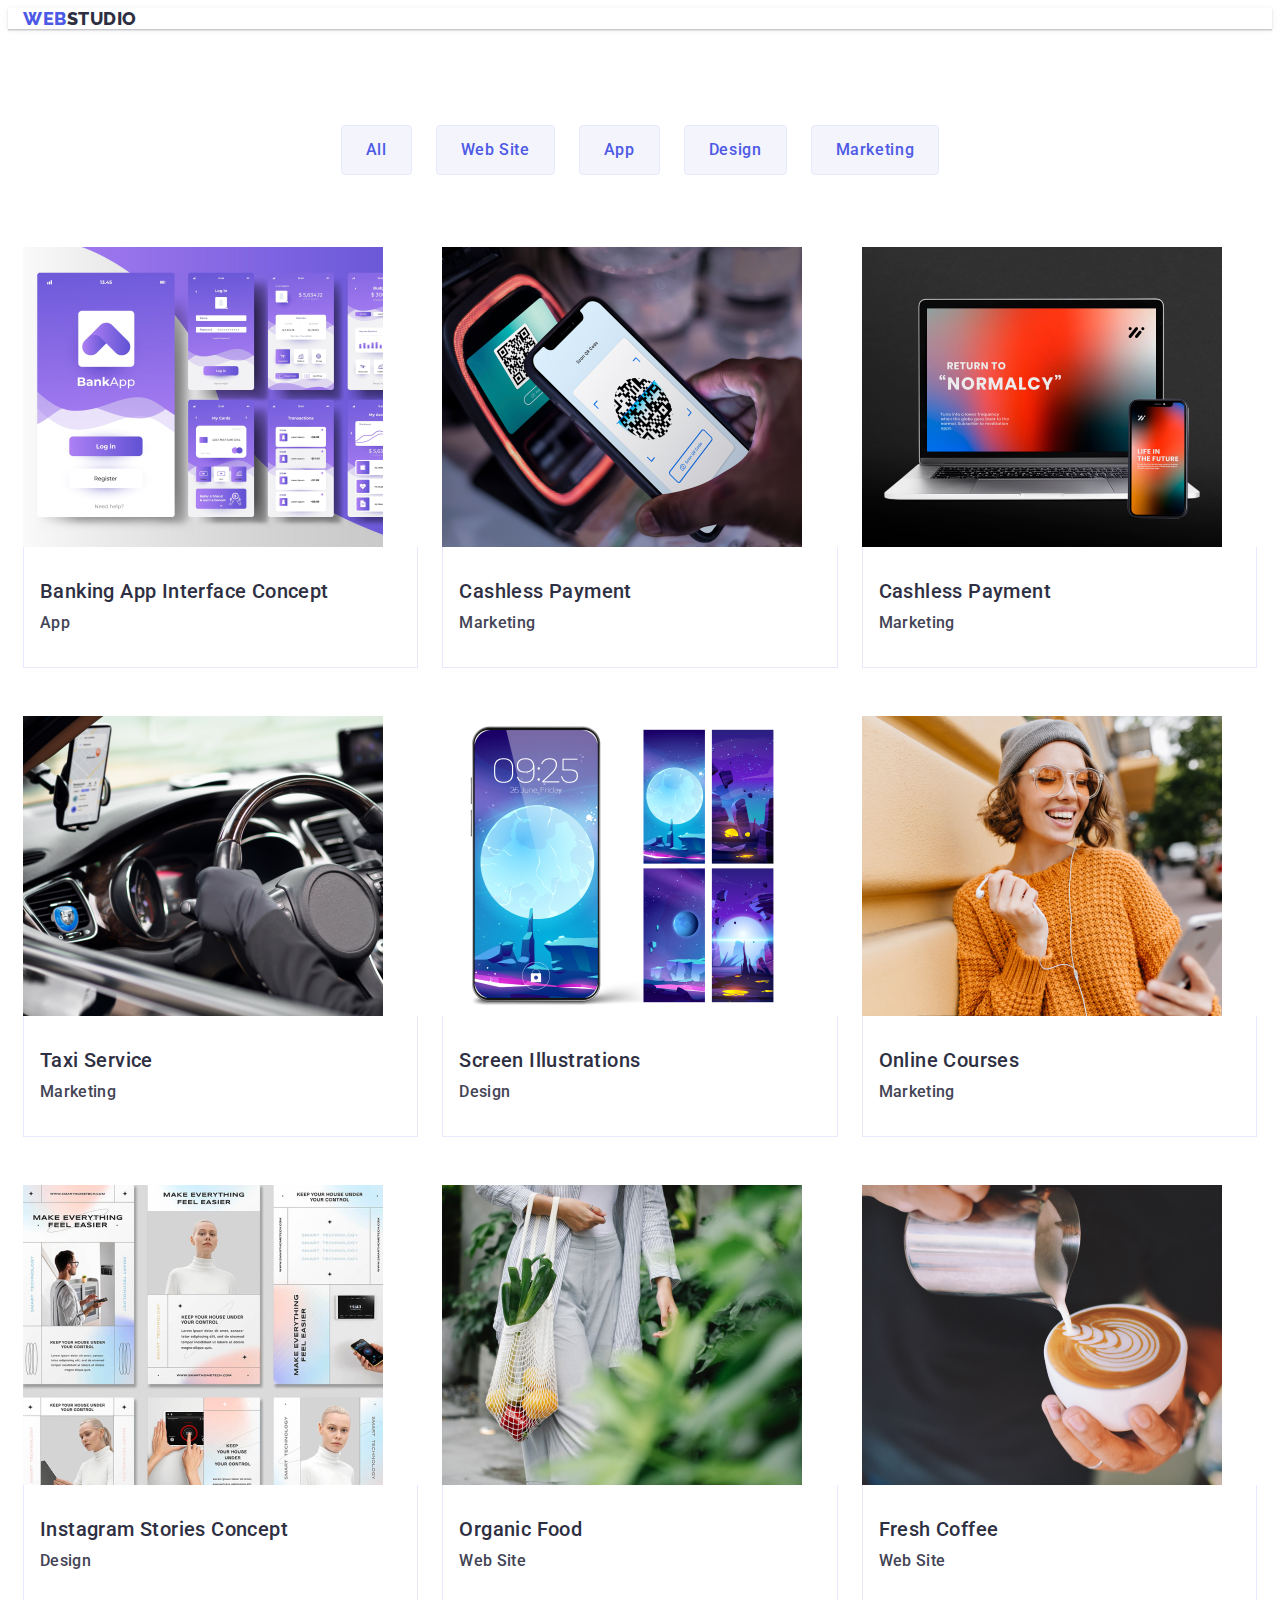
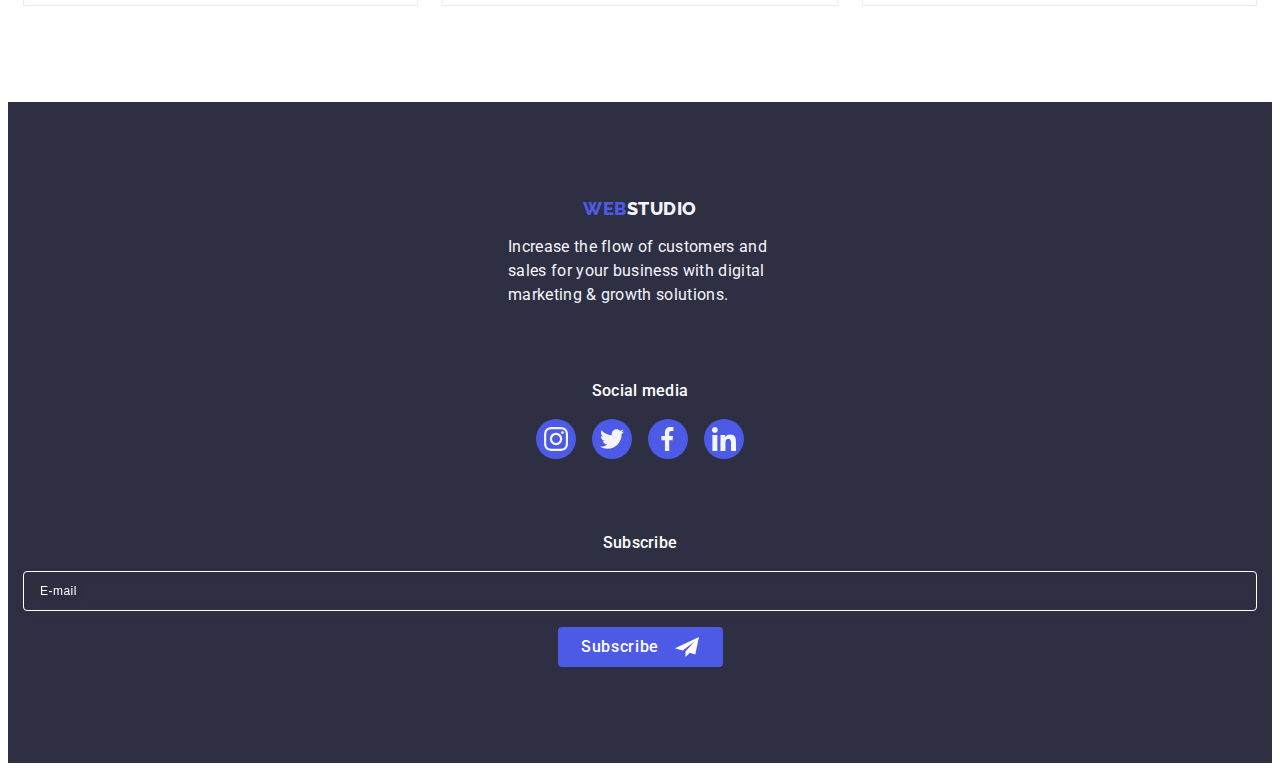
<file: portfolio.html>
<!DOCTYPE html>
<html lang="en">

<head>
    <meta charset="UTF-8">
    <meta http-equiv="X-UA-Compatible" content="IE=edge">
    <meta name="viewport" content="width=device-width, initial-scale=1.0">
    <title>Document</title>
    <link rel="preconnect" href="https://fonts.googleapis.com">
    <link rel="preconnect" href="https://fonts.gstatic.com" crossorigin>
    <link href="https://fonts.googleapis.com/css2?family=Raleway:wght@800&family=Roboto:wght@400;500;700;900&display=swap"
        rel="stylesheet">
    <link rel="stylesheet" href="https://cdnjs.cloudflare.com/ajax/libs/modern-normalize/1.1.0/modern-normalize.min.css"
        integrity="sha512-wpPYUAdjBVSE4KJnH1VR1HeZfpl1ub8YT/NKx4PuQ5NmX2tKuGu6U/JRp5y+Y8XG2tV+wKQpNHVUX03MfMFn9Q=="
        crossorigin="anonymous" referrerpolicy="no-referrer" />
    <link rel="stylesheet" href="./css/styles.css">
</head>

<body>
    <!-- Шапка сайта -->
    <header class="header">
        <div class="container header-container">
            <nav class="header-navigation">
                <!-- Логотип -->
                <a href="./index.html" class="header-logo link">
                    Web<span class="header-logo-accent">Studio</span>
                </a>
            
                <ul class="navigation-list list">
                    <li class="navigation-item">
                        <a href="./index.html" class="navigation-link link">Studio</a>
                    </li>
                    <li class="navigation-item">
                        <a href="./portfolio.html" class="navigation-link link current">Portfolio</a>
                    </li>
                    <li class="navigation-item">
                        <a href="" class="navigation-link link">Contacts</a>
                    </li>
                </ul>
            </nav>
            <!--  Контактная информация  -->
            <address class="address">
                <ul class="address-list list">
                    <li><a href="mailto:info@devstudio.com" class="address-link link">info@devstudio.com</a></li>
                    <li><a href="tel:+110001111111" class="address-link link">+11 (000) 111-11-11</a></li>
                </ul>
            </address>
        </div>

    </header>

    <main> 
            <!-- Кнопки Портфолио -->
        <section class="portfolio section">
            <div class="container portfolio-container">
                <h1 class="portfolio-title visually-hidden">Portfolio</h1>
                    <ul class="portfolio-btn-list list">
                        <li><button type="button" class="portfolio-btn-link">All</button></li>
                        <li><button type="button" class="portfolio-btn-link">Web Site</button></li>
                        <li><button type="button" class="portfolio-btn-link">App</button></li>
                        <li><button type="button" class="portfolio-btn-link">Design</button></li>
                        <li><button type="button" class="portfolio-btn-link">Marketing</button></li>
                    </ul>
            <!-- Список Портфолио -->
                    <ul class="portfolio-list list">
                        <li class="portfolio-item">
                            <a href="" class="portfolio-link link">
                                <div class="portfolio-top-wrap">
                                    <img src="./images/page-2/bank-app-1.jpg" alt="Banking App" width="360">
                                    <p class="portfolio-top-text">
                                        14 Stylish and User-Friendly App Design Concepts · Task Manager App · Calorie Tracker App · Exotic Fruit Ecommerce
                                        App ·
                                        Cloud Storage App
                                    </p>
                                </div>

                                <div class="portfolio-link-wrap">
                                    <h2 class="portfolio-link-title">Banking App Interface Concept</h2>
                                    <p class="portfolio-link-text">App</p>
                                </div>
                            </a>
                        </li>
                        <li class="portfolio-item">
                            <a href="" class="portfolio-link link">
                                <div class="portfolio-top-wrap">
                                    <img src="./images/page-2/cash-pay-2.jpg" alt="Cashless Payment" width="360">
                                    <p class="portfolio-top-text">
                                        14 Stylish and User-Friendly App Design Concepts · Task Manager App · Calorie Tracker App · Exotic Fruit Ecommerce
                                        App ·
                                        Cloud Storage App
                                    </p>
                                </div>

                                <div class="portfolio-link-wrap">
                                    <h2 class="portfolio-link-title">Cashless Payment</h2>
                                    <p class="portfolio-link-text">Marketing</p>
                                </div>
                            </a>
                        </li>
                        <li class="portfolio-item">
                            <a href="" class="portfolio-link link">
                                <div class="portfolio-top-wrap">
                                    <img src="./images/page-2/medit-app-3.jpg" alt="Meditation App" width="360">
                                    <p class="portfolio-top-text">
                                        14 Stylish and User-Friendly App Design Concepts · Task Manager App · Calorie Tracker App · Exotic Fruit Ecommerce
                                        App ·
                                        Cloud Storage App
                                    </p>
                                </div>
                                
                                <div class="portfolio-link-wrap">
                                    <h2 class="portfolio-link-title">Cashless Payment</h2>
                                    <p class="portfolio-link-text">Marketing</p>
                                </div>     
                            </a>
                        </li>
                        <li class="portfolio-item">
                            <a href="" class="portfolio-link link">
                                <div class="portfolio-top-wrap">
                                    <img src="./images/page-2/tax-srv-4.jpg" alt="Taxi Service" width="360">
                                    <p class="portfolio-top-text">
                                        14 Stylish and User-Friendly App Design Concepts · Task Manager App · Calorie Tracker App · Exotic Fruit Ecommerce
                                        App ·
                                        Cloud Storage App
                                    </p>
                                </div>
                                
                                <div class="portfolio-link-wrap">
                                    <h2 class="portfolio-link-title">Taxi Service</h2>
                                    <p class="portfolio-link-text">Marketing</p>
                                </div>
            
                            </a>
                        </li>
                        <li class="portfolio-item">
                            <a href="" class="portfolio-link link">
                                <div class="portfolio-top-wrap">
                                    <img src="./images/page-2/scr-ill-5.jpg" alt="Screen Illustrations" width="360">
                                    <p class="portfolio-top-text">
                                        14 Stylish and User-Friendly App Design Concepts · Task Manager App · Calorie Tracker App · Exotic Fruit Ecommerce
                                        App ·
                                        Cloud Storage App
                                    </p>
                                </div>
                                
                                <div class="portfolio-link-wrap">
                                    <h2 class="portfolio-link-title">Screen Illustrations</h2>
                                    <p class="portfolio-link-text">Design</p>
                                </div>
            
                            </a>
                        </li>
                        <li class="portfolio-item">
                            <a href="" class="portfolio-link link">
                                <div class="portfolio-top-wrap">
                                    <img src="./images/page-2/onl-course-6.jpg" alt="Online Courses" width="360">
                                    <p class="portfolio-top-text">
                                        14 Stylish and User-Friendly App Design Concepts · Task Manager App · Calorie Tracker App · Exotic Fruit Ecommerce
                                        App ·
                                        Cloud Storage App
                                    </p>
                                </div>
                                
                                <div class="portfolio-link-wrap">
                                    <h2 class="portfolio-link-title">Online Courses</h2>
                                    <p class="portfolio-link-text">Marketing</p>
                                </div>
            
                            </a>
                        </li>
                        <li class="portfolio-item">
                            <a href="" class="portfolio-link link">
                                <div class="portfolio-top-wrap">
                                    <img src="./images/page-2/inst-str-7.jpg" alt="Instagram Stories Concept" width="360">
                                    <p class="portfolio-top-text">
                                        14 Stylish and User-Friendly App Design Concepts · Task Manager App · Calorie Tracker App · Exotic Fruit Ecommerce
                                        App ·
                                        Cloud Storage App
                                    </p>
                                </div>
                                
                                <div class="portfolio-link-wrap">
                                    <h2 class="portfolio-link-title">Instagram Stories Concept</h2>
                                    <p class="portfolio-link-text">Design</p>
                                </div>
                            </a>
                        </li>
                        <li class="portfolio-item">
                            <a href="" class="portfolio-link link">
                                <div class="portfolio-top-wrap">
                                    <img src="./images/page-2/food-8.jpg" alt="Organic Food" width="360">
                                    <p class="portfolio-top-text">
                                        14 Stylish and User-Friendly App Design Concepts · Task Manager App · Calorie Tracker App · Exotic Fruit Ecommerce
                                        App ·
                                        Cloud Storage App
                                    </p>
                                </div>
                                
                                <div class="portfolio-link-wrap">
                                    <h2 class="portfolio-link-title">Organic Food</h2>
                                    <p class="portfolio-link-text">Web Site</p>
                                </div>
                            </a>
                        </li>
                        <li class="portfolio-item">
                            <a href="" class="portfolio-link link">
                                <div class="portfolio-top-wrap">
                                    <img src="./images/page-2/coffee-9.jpg" alt="Fresh Coffee" width="360">
                                    <p class="portfolio-top-text">
                                        14 Stylish and User-Friendly App Design Concepts · Task Manager App · Calorie Tracker App · Exotic Fruit Ecommerce
                                        App ·
                                        Cloud Storage App
                                    </p>
                                </div>
                                
                                <div class="portfolio-link-wrap">
                                    <h2 class="portfolio-link-title">Fresh Coffee</h2>
                                    <p class="portfolio-link-text">Web Site</p>
                                </div>
                            </a>
                        </li>
                    </ul>
                </div>
        </section>
    </main>

    <footer class="footer">
        <!-- Футер -->
        <div class="container footer-wrap">
            <div class="footer-wrap-left">
                <a href="./index.html" class="footer-logo-link link">
                    Web<span class="footer-logo-accent">Studio</span>
                </a>
                <p class="footer-text">Increase the flow of customers and sales for your business with digital marketing & growth
                    solutions.</p>
            </div>
        
            <div class="footer-wrap-center">
                <p class="footer-text">Social media</p>
                <ul class="footer-media-list list">
                    <li class="footer-media-item">
                        <a href="" class="footer-media-link link">
                            <svg class="footer-media-icon" width="24" height="24">
                                <use href="./images/icons.svg#icon-instagram"></use>
                            </svg>
                        </a>
                    </li>
                    <li class="footer-media-item">
                        <a href="" class="footer-media-link link">
                            <svg class="footer-media-icon" width="24" height="24">
                                <use href="./images/icons.svg#icon-twitter"></use>
                            </svg>
                        </a>
                    </li>
                    <li class="footer-media-item">
                        <a href="" class="footer-media-link link">
                            <svg class="footer-media-icon" width="24" height="24">
                                <use href="./images/icons.svg#icon-facebook"></use>
                            </svg>
                        </a>
                    </li>
                    <li class="footer-media-item">
                        <a href="" class="footer-media-link link">
                            <svg class="footer-media-icon" width="24" height="24">
                                <use href="./images/icons.svg#icon-linkedin"></use>
                            </svg>
                        </a>
                    </li>
                </ul>
            </div>

            <div class="footer-modal-form-wrap">
                <p class="footer-modal-form-text">Subscribe</p>
                <form class="footer-modal-form">
                    <label class="footer-modal-form-field">
                        <input type="email" name="email" class="footer-modal-form-input" placeholder="E-mail" required>
                    </label>
                    <button type="submit" class="footer-modal-btn">Subscribe
                        <svg class="footer-modal-form-input-icon" width="24" height="24">
                            <use href="./images/icons.svg#icon-modal-telegram-icon"></use>
                        </svg>
                    </button>
                </form>
            </div>
            
        </div>   
    </footer>

</body>

</html>
</file>
<file: css/styles.css>
:root {
    --iris: #4D5AE5;
    --ocean: #404BBF;
    --navy-blue: #2E2F42;
    --green: #31D0AA;
    --slate: #434455;
    --light-slate: #8E8F99;
    --cornflower: #E7E9FC;
    --cloud: #F4F4FD;
    --navy-blue-modal: #2E2F42;
    --grey: #2E2F42;
    --white: #FFFFFF;
    --dairy: #FCFCFC;
}

/* Скидываем стили для всех элементов */
* {
    box-sizing: border-box;
}

h1,
h2,
h3,
h4,
p {
    margin-top: 0;
    margin-bottom: 0;
}

ul,
ol {
    margin-top: 0;
    margin-bottom: 0;
    padding-left: 0;
}

img {
    display: block;
}

button {
    cursor: pointer;
}

/*Убираем точки возле текста */
.list {
    list-style: none;
    margin: 0;
    padding: 0;
}

.link {
    text-decoration: none;
}

body {
    background-color: var(--white);
    color: var(--slate);

    font-family: Roboto, sans-serif;
    letter-spacing: 0.02em;
    font-size: 16px;
    line-height: 1.5;
}

.section {
    /* padding-top: 120px;
    padding-bottom: 120px; */
    padding-top: 96px;
    padding-bottom: 96px;
}
.visually-hidden {
    position: absolute;
    width: 1px;
    height: 1px;
    margin: -1px;
    border: 0;
    padding: 0;

    white-space: nowrap;
    clip-path: inset(100%);
    clip: rect(0 0 0 0);
    overflow: hidden;
}

.container {
    width: 100%;
    margin-left: auto;
    margin-right: auto;
    padding-right: 15px;
    padding-left: 15px;
    margin: 0 auto;
}

/* HEADER */
.header {
    box-shadow: 0px 2px 1px rgba(46, 47, 66, 0.08), 0px 1px 1px rgba(46, 47, 66, 0.16), 0px 1px 6px rgba(46, 47, 66, 0.08);
}

.header-container {
    display: flex;
    align-items: center;
    justify-content: space-between;
}

.header-navigation {
    display: flex;
    align-items: center;
}


/* Логотип */
.header-logo {
    margin-right: 76px;
    color: var(--iris);

    font-family: Raleway, sans-serif;
    letter-spacing: 0.03em;
    font-weight: 800;
    font-size: 18px;
    line-height: 1.17;
    text-transform: uppercase;
    
}

.header-logo-accent {
    color:var(--navy-blue);
}

/* Навигация */

.navigation-list {
    display: none;
}

/* Mobile MENU */
.button-menu {
    display: block;
    margin-left: auto;
    padding: 24px 0;

    border: transparent;
    background-color: transparent;

    cursor: pointer;

    stroke: var(--navy-blue);

    transition: background-color 250ms cubic-bezier(0.4, 0, 0.2, 1),
        border 250ms cubic-bezier(0.4, 0, 0.2, 1);
}

.mobile-menu {
    display: flex;
    flex-direction: column;
    justify-content: space-between;

    position: fixed;
    top: 0;

    padding: 24px 24px 40px 40px;

    z-index: 100;

    width: 100vw;
    height: 100vh;

    opacity: 0;
    visibility: hidden;
    pointer-events: none;

    background-color: var(--white);

    transition: background-color 250ms cubic-bezier(0.4, 0, 0.2, 1);
}

.mobile-menu.is-open {
    opacity: 1;
    visibility: visible;
    pointer-events: initial;
}

.menu-close-btn {
    margin-left: auto;
    margin-bottom: 32px;

    display: flex;
    align-items: center;
    justify-content: center;

    background: transparent;
    border-radius: 50%;
    border: 1px solid rgba(0, 0, 0, 0.1);
    color: var(--navy-blue);
    
    width: 24px;
    height: 24px;
    padding: 0;
    
    transition: background-color 250ms cubic-bezier(0.4, 0, 0.2, 1),
        border 250ms cubic-bezier(0.4, 0, 0.2, 1);
}

.mob-navigation-item:not(:last-child) {
    margin-bottom: 40px;
}

.mob-navigation-link {
    font-size: 36px;
    font-weight: 700;
    line-height: 1.11;
    letter-spacing: 0.72px;

    color: var(--navy-blue);
}

.current {
    color: var(--ocean);
}
/* Mob Address */
.mob-address-list {
    margin-bottom: 48px;
}

.mob-address-item:not(:last-child) {
    margin-bottom: 40px;
    }

.mob-address-tel {
    font-style: normal;
    font-size: 24px;
    font-weight: 700;
    line-height: 1.11px;
    letter-spacing: 0.72px;

    color: var(--iris);
}

.mob-address-email {
    font-style: normal;
    font-size: 20px;
    font-weight: 500;
    line-height: 1.2;
    letter-spacing: 0.4px;

    color: var(--slate);
}
/* Mob Socials */
.mob-media-list {
    display: flex;
    gap: 32px;
}

.mob-media-link {
    display: flex;
    justify-content: center;
    align-items: center;
    background-color: var(--iris);
    width: 40px;
    height: 40px;
    border-radius: 50%;
    
    transition: background-color 250ms cubic-bezier(0.4, 0, 0.2, 1);
}

.mob-media-icon {
    fill: var(--cloud);
}


/* Контактная информация */
.address {
    display: none;
}

/* Главная секция 1-й страницы */
.hero {
    margin: 0 auto;

    background: var(--navy-blue);
    background-image: linear-gradient(rgba(46, 47, 66, 0.7), rgba(46, 47, 66, 0.7)),
    url(../images/page-1/hero-mobile.jpg);
    background-repeat: no-repeat;
    background-size: cover;
    background-position: center;
}

@media (min-device-pixel-ratio: 2),
(min-resolution: 192dpi),
(min-resolution: 2dppx) {
    .hero {
        background-image: linear-gradient(rgba(46, 47, 66, 0.7), rgba(46, 47, 66, 0.7)),
        url(../images/page-1/hero-mobile-2x.jpg);
    }
}

.hero-wrap {
    padding: 112px 0;
    text-align: center;
}

.hero-title {
    max-width: 320px;
    margin: 0 auto;
    margin-bottom: 72px;
    color: var(--white);

    text-align: center;

    font-weight: 700;
    font-size: 36px;
    line-height: 1.11;
    letter-spacing: 0.72px;
        
}

.hero-button {
    display: block;
    min-width: 169px;
    height: 56px;
    border: none;
    margin: 0 auto;
    
    
    background-color: var(--iris);
    border-radius: 4px;
    color: var(--white);

    font-family: inherit;
    font-weight: 500;
    font-size: 16px;
    line-height: 1.5;
    letter-spacing: 0.04em;

    transition: background-color 250ms cubic-bezier(0.4, 0, 0.2, 1);

}

.hero-button:hover,
.hero-button:focus,
.hero-button:active {
    background-color: var(--ocean);
    color: var(--white);

}


/* Features */
.features-list {
    display: flex;
    flex-wrap: wrap;
    gap: 72px;
}

.features-list-item {
    width: 100%;
}

.features-list-title {
    color: var(--grey);
    margin-bottom: 8px;

    text-align: center;

    font-weight: 700;
    font-size: 36px;
    line-height: 1.11;
    letter-spacing: 0.72px;

}

.features-icon-wrap {
    display: none;
    justify-content: center;
    align-items: center;

    width: 264px;
    height: 112px;
    border-radius: 4px;

    background-color: var(--cloud);
    margin-bottom: 8px;
}
.features-list-text {
    font-weight: 500;
    font-size: 16px;
    line-height: 1.5;
    letter-spacing: 0.32px;
}
 
/* We doing */
.we-doing-section {
    display: none;
}

/* Team-list */
.team-section {
    background-color: var(--cloud);
}
.team-section>.container {
    max-width: 294px;
}
.team-section-title {
    margin-bottom: 72px;
    text-align: center;

    font-size: 36px;
    font-weight: 700;
    line-height: 1.11;
    letter-spacing: 0.72px;
}

.team-list {
    display: flex;
    flex-wrap: wrap ;
    justify-content: space-between;
    gap: 72px;
}

.team-card-list {
    background-color: var(--white);

    width: 100%;

    box-shadow: 0px 1px 6px rgba(46, 47, 66, 0.08), 0px 1px 1px rgba(46, 47, 66, 0.16), 0px 2px 1px rgba(46, 47, 66, 0.08);
    border-radius: 0px 0px 4px 4px;
}
.team-card-wrap {
    padding: 32px 0;

}
.team-card-title {
    color: var(--grey);
    margin-bottom: 8px;

    font-weight: 500;
    text-align: center;
    font-size: 20px;
    line-height: 1.2;
    letter-spacing: 0.02em;
}

.team-card-text {
    text-align: center;
    margin-bottom: 8px;
}

.team-social-list {
    display: flex;
    justify-content: center;
    gap: 24px;
}

.team-social-link {
    display: flex;
    justify-content: center;
    align-items: center;
    background-color: var(--iris) ;
    width: 40px;
    height: 40px;
    border-radius: 50%; 

    transition: background-color 250ms cubic-bezier(0.4, 0, 0.2, 1);
}

.team-social-link:hover,
.team-social-link:focus {
    background-color: var(--ocean);
}
.team-social-icon {
    fill: var(--cloud);
}

/* Клиент секция */
.customers-section-title {
    margin-bottom: 72px;

    color: var(--grey);
    font-weight: 700;
    font-size: 36px;
    line-height: 1.1;
    font-size: 36px;

    text-align: center;
}
.customers-section-list {
    display: flex;
    flex-wrap: wrap;
    
    row-gap: 72px;
    column-gap: 16px; 
}
.customers-section-item {
    width: calc((100% - 32px) / 2);
    height: 88px;
}

.customers-soc-link {
    display: flex;
    justify-content: center;
    align-items: center;

    width: 100%;
    height: 100%;

    color: var(--light-slate);

    border: 1px solid #8E8F99;
    border-radius: 4px;

    transition: border-color 250ms cubic-bezier(0.4, 0, 0.2, 1),
                color 250ms cubic-bezier(0.4, 0, 0.2, 1);
}

.customers-soc-link:hover,
.customers-soc-link:focus {
    border-color: var(--ocean);
    color: var(--ocean);
}

.customers-section-item {
    margin: 0 auto;
}
.customers-soc-icon {
    fill: currentColor;
}



/* Portfolio */
.portfolio {
    padding-top: 96px;
}


/* Button Portfolio */
.portfolio-btn-list{ 
    display: flex;
    justify-content: center;
    gap: 24px;

    margin-bottom: 72px;
}

.portfolio-btn-link {
    border-radius: 4px;
    padding: 12px 24px;
    text-align: center;

    border: 1px solid #e7e9fc;
    background-color: var(--cloud);
    color: var(--iris);

    font-family: Roboto, sans-serif;
    font-weight: 500;
    font-size: 16px;
    line-height: 1.5;
    letter-spacing: 0.04em;

    transition: color 250ms cubic-bezier(0.4, 0, 0.2, 1),
                background-color 250ms cubic-bezier(0.4, 0, 0.2, 1),
                border-color 250ms cubic-bezier(0.4, 0, 0.2, 1),
                box-shadow 250ms cubic-bezier(0.4, 0, 0.2, 1);
    }

.portfolio-btn-link:hover,
.portfolio-btn-link:focus {
    box-shadow: 0px 3px 1px rgba(0, 0, 0, 0.1), 0px 2px 1px rgba(0, 0, 0, 0.08), 0px 2px 2px rgba(0, 0, 0, 0.12);
    border: 1px solid transparent;
    background-color: var(--ocean);
    color:  var(--white);

}
 /* Portfolio list */
.portfolio-list {
    display: flex;
    flex-wrap: wrap;
    column-gap: 24px;
    row-gap: 48px;
    
    color: var(--grey);
    
    font-weight: 500;
    font-size: 20px;
    line-height: 1.2;
}

.portfolio-item {
    position: relative;
}

.portfolio-item:hover .portfolio-top-text {
    transform: translateY(0%);
}

.portfolio-item:focus .portfolio-top-text {
    transform: translateY(0%);
}


.portfolio-top-wrap {
    position: relative;
    overflow: hidden;
}

.portfolio-top-text {
    position: absolute;
    top: 0;
    padding: 40px 32px;

    height: 100%;

    transition: transform 250ms cubic-bezier(0.4, 0, 0.2, 1);
    transform: translateY(100%);
    
    

    font-weight: 400;
    font-size: 16px;
    line-height: 1.5;
    letter-spacing: 0.02em;

    color: var(--cloud);
    background: var(--iris);
}

.portfolio-item {
    width: calc((100% - 48px) / 3);
}

.portfolio-link {
    display: block;
    transition: box-shadow 250ms cubic-bezier(0.4, 0, 0.2, 1);

}

.portfolio-link:hover .portfolio-top-text,
.portfolio-link:focus .portfolio-top-text {
    transform: translateY(0);
}

.portfolio-link-wrap {
    padding: 32px 16px;
    border: 1px solid #E7E9FC;
    border-top: none;
}

.portfolio-link-title {
    margin-bottom: 8px;
    color: var(--navy-blue);

    font-weight: 500;
    font-size: 20px;
    line-height: 1.2;
    letter-spacing: 0.02em;   
}

.portfolio-link-text {
    color: var(--slate);

    font-size: 16px;
    line-height: 1.5;
    letter-spacing: 0.02em;
}

/* Футер */
.footer {
    width: 100%;
    padding: 96px 0;
    display: block;
    
    background-color: var(--grey);
}

.footer-wrap {
    display: flex;
    flex-direction: column;
    align-items: center;

    gap: 72px;
}

.footer-logo-link { 
    display: block;
    text-align: center;
    /* display: inline-block; */
    color: var(--iris);
    margin-bottom: 16px;
    
    font-family: Raleway, sans-serif;
    letter-spacing: 0.03em;
    font-weight: 800;
    font-size: 18px;
    line-height: 1.17;
    text-transform: uppercase;

}

.footer-logo-accent {
    color: var(--cloud);
}

.footer-text {
    color: var(--cloud);
    max-width: 264px;
}

.footer-wrap-center .footer-text {
    display: block;
    text-align: center;

    margin-bottom: 16px;

    color: var(--white);

    font-weight: 500;
    font-size: 16px;
    line-height: 1.5;
    letter-spacing: 0.02em;   
}

.footer-media-list {
    display: flex;
    justify-content: center;
    gap: 16px;
}

.footer-media-link {
    display: flex;
    justify-content: center;
    align-items: center;
    background-color: var(--iris);
    width: 40px;
    height: 40px;
    border-radius: 50%;

    transition: background-color 250ms cubic-bezier(0.4, 0, 0.2, 1);
}

.footer-media-link:hover,
.footer-media-link:focus {
    background-color: var(--green);
}

.footer-media-icon {
    fill: var(--cloud);
}
/* Футер правая часть */
.footer-modal-form-wrap {
    width: 100%;
}
.footer-modal-form-text {
    display: block;
    text-align: center;

    margin-bottom: 16px;

    font-weight: 500;
    font-size: 16px;
    line-height: 1.5;
    
    letter-spacing: 0.02em;
    
    color: var(--white);
}
.footer-modal-form {
    width: 100%;
}

.footer-modal-form-input {
    margin-bottom: 16px;
}
.footer-modal-form-input {
    padding-left: 16px;

    font-size: 12px;
    line-height: 1.5;
    letter-spacing: 0.04em;

    width: 100%;
    height: 40px;
    border-radius: 4px;
    border: 1px solid #ffffff;

    color: var(--white);

    background-color: transparent;

    filter: drop-shadow(0px 4px 4px rgba(0, 0, 0, 0.15));
    
}
.footer-modal-form-input::placeholder {
    color: var(--white);
}

.footer-modal-btn {
    display: flex;
    justify-content: center;
    align-items: center;

    margin: 0 auto;

    cursor: pointer;

    font-family: inherit;
    font-size: 16px;
    font-weight: 500;
    line-height: 1.5;
    letter-spacing: 0.04em;

    color: var(--white);

    min-width: 165px;
    height: 40px;

    background-color: var(--iris);

    border: none;
    border-radius: 4px;
}

.footer-modal-form-input-icon {
    margin-left: 16px;
}
/* Модалка */
.backdrop {
    background-color: rgba(46, 47, 66, 0.4);
    position: fixed;

    top: 0;
    left: 0;

    width: 100vw;
    min-height: 100vh;

    transition: opacity 250ms cubic-bezier(0.4, 0, 0.2, 1),
                visibility 250ms cubic-bezier(0.4, 0, 0.2, 1);
}

.backdrop.is-hidden {
    opacity: 0;
    pointer-events: none;
    visibility: hidden;
}

.modal {
    min-height: 584px;
    width: 308px;
    padding: 72px 24px 24px 24px;

    background-color: var(--dairy);
    box-shadow: 0px 1px 1px rgba(0, 0, 0, 0.14), 0px 1px 3px rgba(0, 0, 0, 0.12), 0px 2px 1px rgba(0, 0, 0, 0.2);
    border-radius: 4px;

    position: absolute;
    top: 50%;
    left: 50%;

    transition: transform 250ms cubic-bezier(0.4, 0, 0.2, 1);
    transform: translate(-50% , -50%) scale(1);
    
}

.backdrop.is-hidden .modal {
    transform: translate(100%, 100%) scale(0.5);
}


.modal-close-btn {
    display: flex;
    align-items: center;
    justify-content: center;

    position: absolute;
    top: 24px;
    right: 24px;

    background: #E7E9FC;
    border-radius: 50%;
    border: 1px solid rgba(0, 0, 0, 0.1);
    color: var(--navy-blue);

    width: 24px;
    height: 24px;
    padding: 0;

    transition: background-color 250ms cubic-bezier(0.4, 0, 0.2, 1), 
                border 250ms cubic-bezier(0.4, 0, 0.2, 1);
}

.modal-close-btn:hover,
.modal-close-btn:focus {
    border: none;
    background-color: var(--ocean);
    color: var(--white);
}

.cross-icon {
    fill: currentColor;
    transition: fill 250ms cubic-bezier(0.4, 0, 0.2, 1);
}

.modal-form {
    display: flex;
    flex-direction: column;
}
.modal-title {
    margin-bottom: 16px;

    font-weight: 500;
    font-size: 16px;
    line-height: 1.5;
    
    text-align: center;
    letter-spacing: 0.02em;
    
    color: var(--navy-blue);
}
.modal-form-wrap {
    margin-bottom: 8px;
}
.modal-form-textarea-wrap {
    margin-bottom: 16px;
}

.modal-form-field {
    display: block;
    margin-bottom: 4px;
    
    font-size: 12px;
    line-height: 1.17;
    letter-spacing: 0.04em;
    
    color: var(--light-slate);
}

.modal-form-input-wrap {
    display: block;
    position: relative;

}

.modal-form-input {
    width: 100%;
    height: 40px;
    border: 1px solid rgba(46, 47, 66, 0.4);
    border-radius: 4px;
    background-color: transparent;
    padding-left: 38px;

    outline: transparent;

    transition: border-color 250ms cubic-bezier(0.4, 0, 0.2, 1);
}

.modal-form-input:focus {
    border-color: var(--iris);
}

.modal-form-input:focus + .modal-form-input-icon {
    fill: var(--iris);
}

.modal-form-input-icon {
    position: absolute;
    top: 50%;
    left: 16px;
    transform: translateY(-50%);

    transition: fill 250ms cubic-bezier(0.4, 0, 0.2, 1);
    
    fill: var(--navy-blue);
}
/* .....................INPUT COMMENT................. */
.modal-form-comment {
    resize: none;
    width: 100%;
    height: 120px;
    padding: 8px 16px;
    border-radius: 4px;

    font-size: 12px;
    line-height: 1.17;
    letter-spacing: 0.04em;

    color: rgba(46, 47, 66, 0.4);
    border: 1px solid rgba(46, 47, 66, 0.4);

    background-color: transparent;
    outline: transparent;

    transition: border-color 250ms cubic-bezier(0.4, 0, 0.2, 1);

}

.modal-form-comment:focus {
    border-color: var(--iris);
}

/* .....................MODAL CHECK........................ */
.modal-form-check-desc-wrap {
    margin-bottom: 24px;
}

.modal-form-check-desc {
    font-size: 12px;
    line-height: 1.17;
    letter-spacing: 0.04em;
    
    color: var(--light-slate);
}

.user-privacy-wrap {
    display: inline-flex;
    align-items: center;
    justify-content: center;

    width: 16px;
    height: 16px;
    border: 1px solid rgba(46, 47, 66, 0.4);
    border-radius: 2px;

    transition: background-color 250ms cubic-bezier(0.4, 0, 0.2, 1), 
                border 250ms cubic-bezier(0.4, 0, 0.2, 1), 
                fill 250ms cubic-bezier(0.4, 0, 0.2, 1);

    fill: transparent;

}
.modal-form-check:checked + .modal-form-check-desc .user-privacy-wrap {
    background-color: var(--ocean);
    fill: var(--cloud);
    border: none;
}
/* Меняет цвет рамочки чекбокса при фокусе */
.modal-form-check:focus + .modal-form-check-desc .user-privacy-wrap {
    border-color: var(--ocean);
}

.privacy-link {
    color: var(--iris);
}

/* .....................BUTTON........................ */
.modal-form-submit {
    display: block;
    min-width: 169px;
    height: 56px;
    border: none;
    margin: 0 auto;


    background-color: var(--iris);
    border-radius: 4px;
    box-shadow: 0px 4px 4px rgba(0, 0, 0, 0.15);
    color: var(--white);

    font-family: inherit;
    font-weight: 500;
    font-size: 16px;
    line-height: 1.5;
    letter-spacing: 0.04em;

    transition: background-color 250ms cubic-bezier(0.4, 0, 0.2, 1);

}

.modal-form-submit:hover,
.modal-form-submit:focus,
.modal-form-submit:active {
    background-color: var(--ocean);
    color: var(--white);

}
</file>
